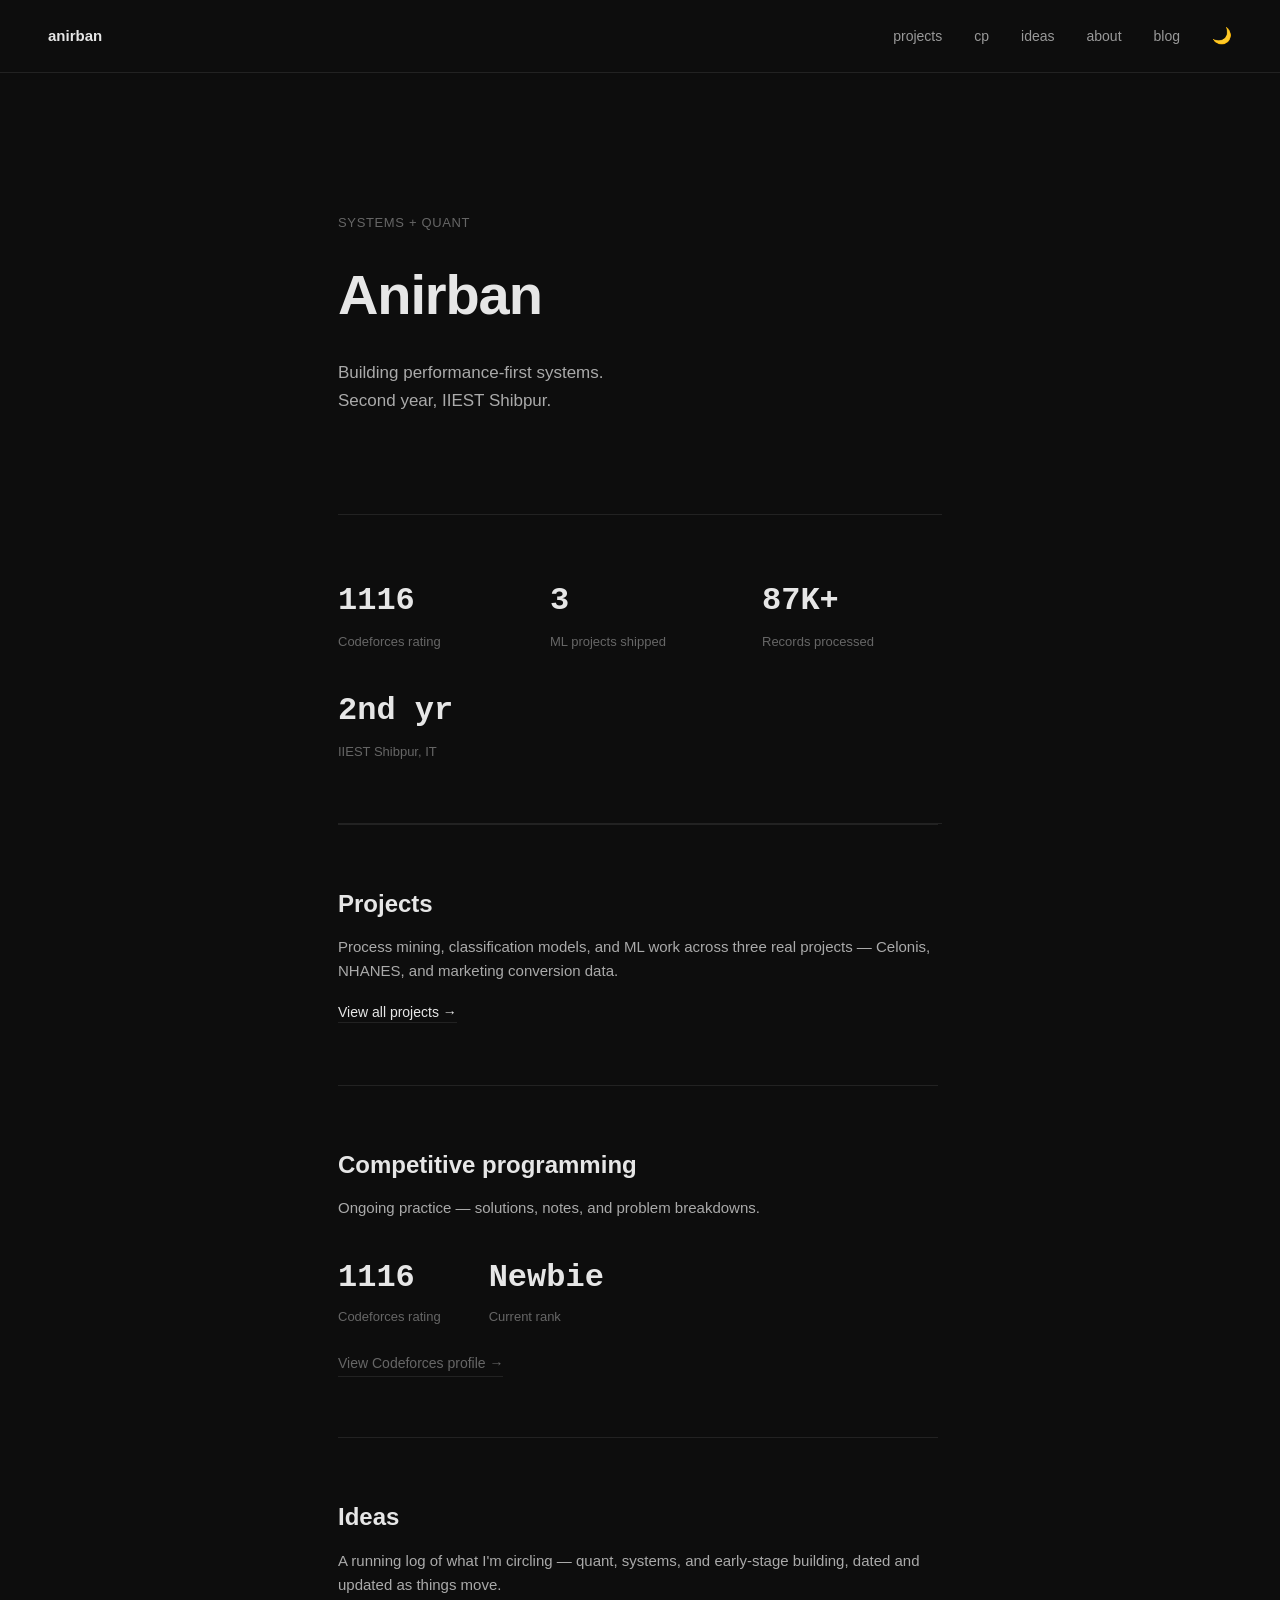
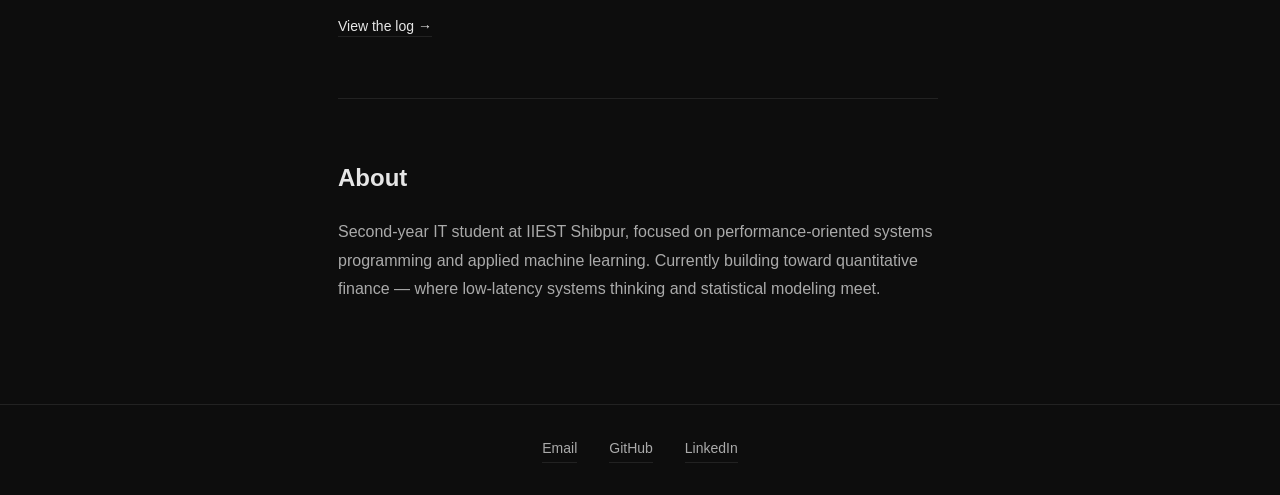
<file: index.html>
<!DOCTYPE html>
<html lang="en">

<head>
    <meta charset="UTF-8">
    <meta name="viewport" content="width=device-width, initial-scale=1.0">
    <title>Anirban</title>
    <link rel="stylesheet" href="style.css">
</head>

<body>

    <header>
        <nav>
            <a href="index.html" class="logo">anirban</a>
            <div class="nav-links">
                <a href="projects.html">projects</a>
                <a href="#cp">cp</a>
                <a href="ideas.html">ideas</a>
                <a href="#about">about</a>
                <a href="blog.html">blog</a>
                <button id="theme-toggle" class="theme-toggle" aria-label="Toggle theme">🌙</button>
            </div>
        </nav>
    </header>

    <main>
        <section class="hero reveal">
            <p class="eyebrow">systems + quant</p>
            <h1>Anirban</h1>
            <p class="sub">Building performance-first systems.<br>Second year, IIEST Shibpur.</p>
        </section>

        <section class="highlights reveal">
            <div class="highlight-grid">
                <div class="highlight">
                    <div class="highlight-num">1116</div>
                    <div class="highlight-label">Codeforces rating</div>
                </div>
                <div class="highlight">
                    <div class="highlight-num">3</div>
                    <div class="highlight-label">ML projects shipped</div>
                </div>
                <div class="highlight">
                    <div class="highlight-num">87K+</div>
                    <div class="highlight-label">Records processed</div>
                </div>
                <div class="highlight">
                    <div class="highlight-num">2nd yr</div>
                    <div class="highlight-label">IIEST Shibpur, IT</div>
                </div>
            </div>
        </section>

        <section class="teaser reveal">
            <h2>Projects</h2>
            <p class="teaser-text">Process mining, classification models, and ML work across three real projects —
                Celonis, NHANES, and marketing conversion data.</p>
            <a href="projects.html" class="teaser-link">View all projects →</a>
        </section>

        <section class="cp reveal" id="cp">
            <h2>Competitive programming</h2>
            <p class="cp-intro">Ongoing practice — solutions, notes, and problem breakdowns.</p>
            <div class="cp-stats">
                <div class="stat"><span class="stat-num">1116</span><span class="stat-label">Codeforces rating</span>
                </div>
                <div class="stat"><span class="stat-num">Newbie</span><span class="stat-label">Current rank</span></div>
            </div>
            <a href="https://codeforces.com/profile/Anirban9372" target="_blank" class="cf-link">View Codeforces profile
                →</a>
        </section>

        <section class="teaser reveal">
            <h2>Ideas</h2>
            <p class="teaser-text">A running log of what I'm circling — quant, systems, and early-stage building, dated
                and updated as things move.</p>
            <a href="ideas.html" class="teaser-link">View the log →</a>
        </section>

        <section class="about reveal" id="about">
            <h2>About</h2>
            <p>
                Second-year IT student at IIEST Shibpur, focused on performance-oriented
                systems programming and applied machine learning. Currently building
                toward quantitative finance — where low-latency systems thinking and
                statistical modeling meet.
            </p>
        </section>
    </main>

    <footer>
        <a href="mailto:rkmv9372@gmail.com">Email</a>
        <a href="https://github.com/Anirban9372" target="_blank">GitHub</a>
        <a href="https://linkedin.com/in/Anirban-Pal-9b98421b2" target="_blank">LinkedIn</a>
    </footer>

    <script src="script.js"></script>
</body>

</html>
</file>
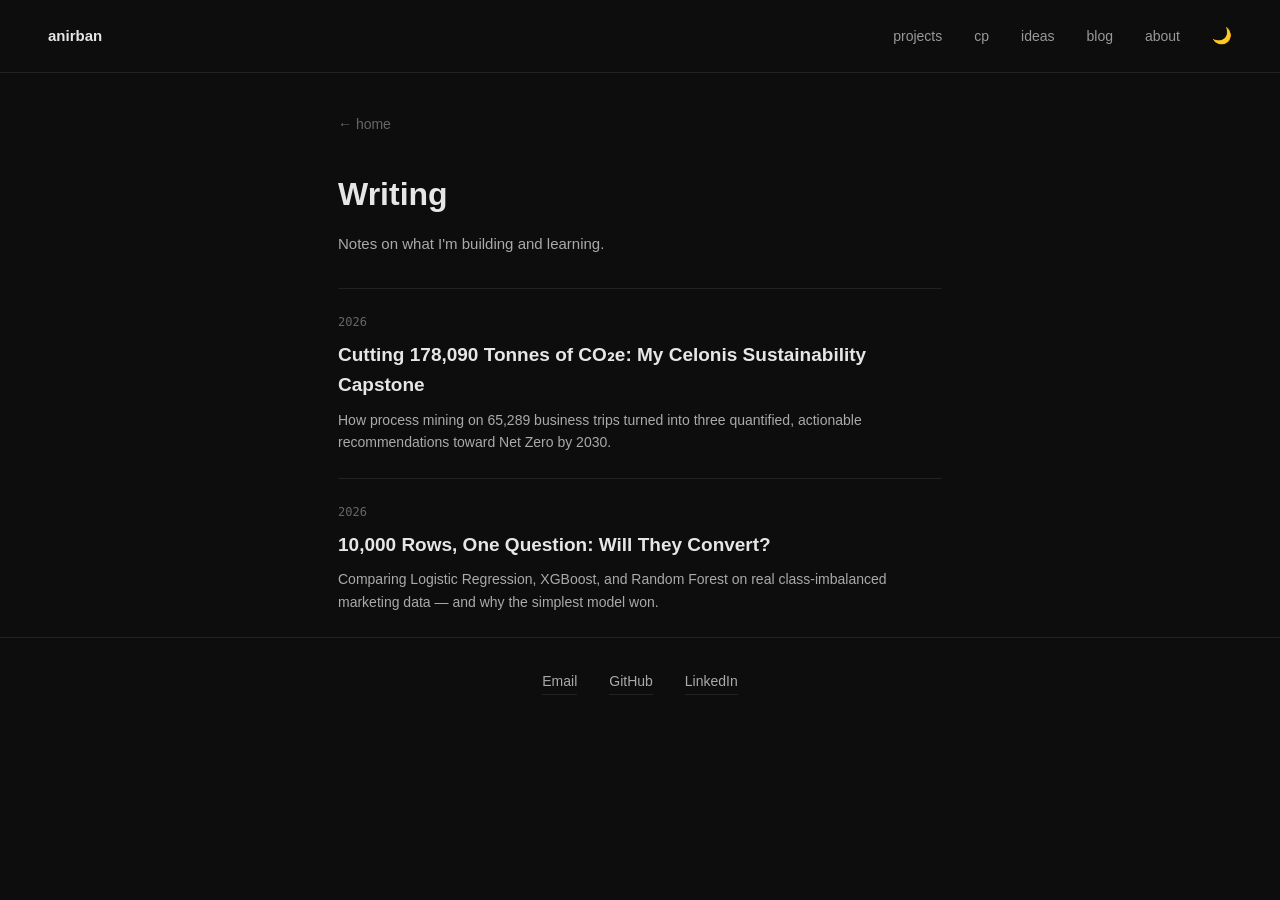
<file: blog.html>
<!DOCTYPE html>
<html lang="en">

<head>
    <meta charset="UTF-8">
    <meta name="viewport" content="width=device-width, initial-scale=1.0">
    <title>Anirban — Blog</title>
    <link rel="stylesheet" href="style.css">
</head>

<body>

    <header>
        <nav>
            <a href="index.html" class="logo">anirban</a>
            <div class="nav-links">
                <a href="projects.html">projects</a>
                <a href="index.html#cp">cp</a>
                <a href="ideas.html">ideas</a>
                <a href="blog.html">blog</a>
                <a href="index.html#about">about</a>
                <button id="theme-toggle" class="theme-toggle" aria-label="Toggle theme">🌙</button>
            </div>
        </nav>
    </header>

    <main>
        <a href="index.html" class="back-link">← home</a>
        <section class="blog-list reveal">
            <h1>Writing</h1>
            <p class="ideas-intro">Notes on what I'm building and learning.</p>

            <a class="post-preview reveal" href="post-decarbonizing-travel.html">
                <p class="card-date">2026</p>
                <h3>Cutting 178,090 Tonnes of CO₂e: My Celonis Sustainability Capstone</h3>
                <p>How process mining on 65,289 business trips turned into three quantified, actionable recommendations
                    toward Net Zero by 2030.</p>
            </a>

            <a class="post-preview reveal" href="post-conversion-prediction.html">
                <p class="card-date">2026</p>
                <h3>10,000 Rows, One Question: Will They Convert?</h3>
                <p>Comparing Logistic Regression, XGBoost, and Random Forest on real class-imbalanced marketing data —
                    and why the simplest model won.</p>
            </a>
        </section>
    </main>

    <footer>
        <a href="mailto:rkmv9372@gmail.com">Email</a>
        <a href="https://github.com/Anirban9372" target="_blank">GitHub</a>
        <a href="https://linkedin.com/in/Anirban-Pal-9b98421b2" target="_blank">LinkedIn</a>
    </footer>

    <script src="script.js"></script>
</body>

</html>
</file>
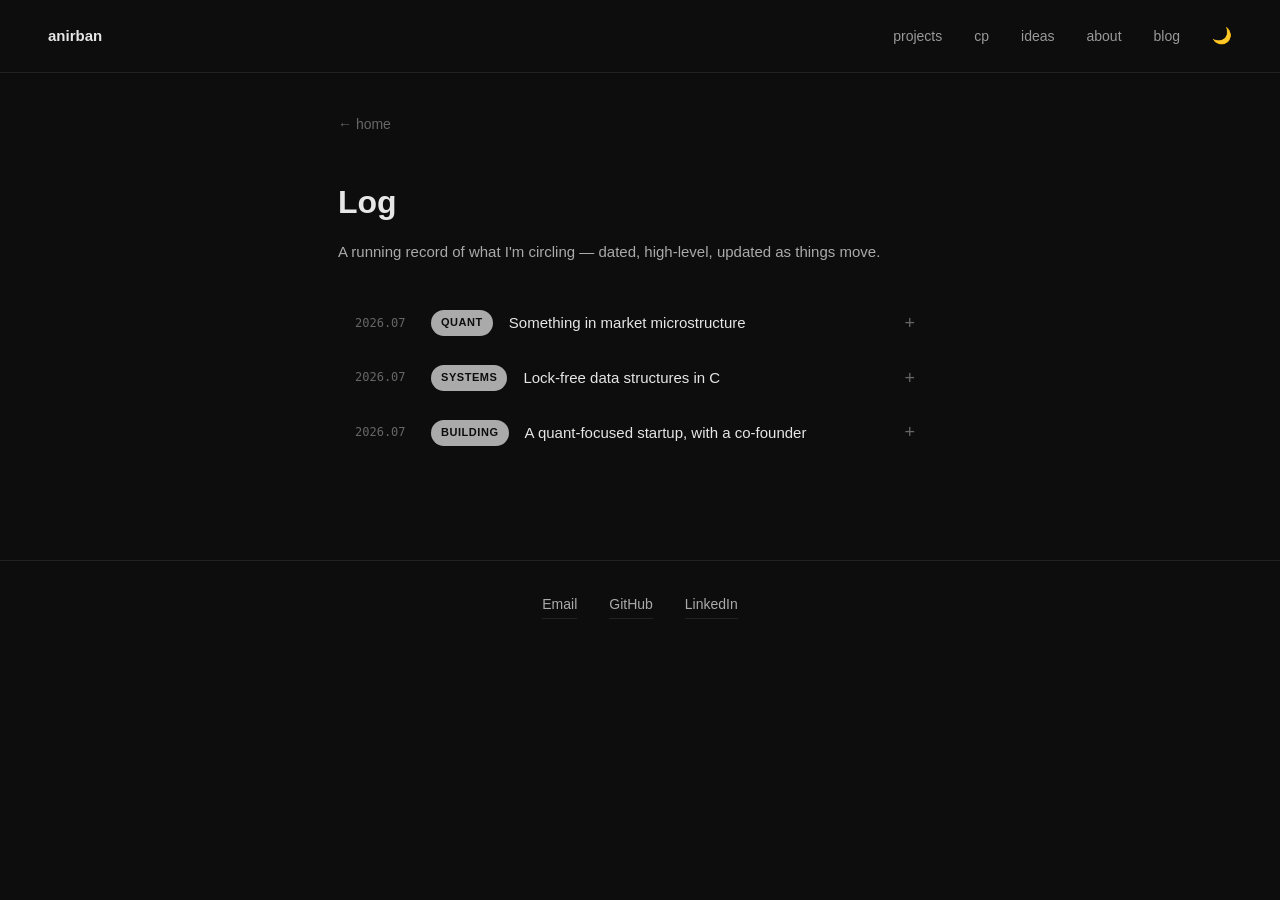
<file: ideas.html>
<!DOCTYPE html>
<html lang="en">

<head>
    <meta charset="UTF-8">
    <meta name="viewport" content="width=device-width, initial-scale=1.0">
    <title>Anirban — Log</title>
    <link rel="stylesheet" href="style.css">
</head>

<body>

    <header>
        <nav>
            <a href="index.html" class="logo">anirban</a>
            <div class="nav-links">
                <a href="projects.html">projects</a>
                <a href="index.html#cp">cp</a>
                <a href="ideas.html">ideas</a>
                <a href="index.html#about">about</a>
                <a href="blog.html">blog</a>
                <button id="theme-toggle" class="theme-toggle" aria-label="Toggle theme">🌙</button>
            </div>
        </nav>
    </header>

    <main>
        <a href="index.html" class="back-link">← home</a>
        <section class="ideas reveal">
            <h1>Log</h1>
            <p class="ideas-intro">A running record of what I'm circling — dated, high-level, updated as things move.
            </p>

            <div class="idea-list">
                <div class="idea reveal">
                    <div class="idea-head">
                        <span class="idea-date">2026.07</span>
                        <span class="idea-tag">quant</span>
                        <span class="idea-text">Something in market microstructure</span>
                        <span class="idea-arrow">+</span>
                    </div>
                    <div class="idea-detail">
                        <div class="stage-tracker">
                            <span class="stage-node current">researching</span>
                            <span class="stage-sep">→</span>
                            <span class="stage-node">building</span>
                            <span class="stage-sep">→</span>
                            <span class="stage-node">shipped</span>
                        </div>
                        <p class="idea-detail-text">Reading into order-book dynamics and price formation. No concrete
                            build yet — still forming the actual question worth building around.</p>
                        <a class="collab-link"
                            href="mailto:rkmv9372@gmail.com?subject=Idea%3A%20Market%20microstructure&body=Hey%20Anirban%2C%20saw%20your%20log%20entry%20on%20market%20microstructure%20%E2%80%94%20wanted%20to%20talk%20about...">Interested
                            in this? →</a>
                    </div>
                </div>

                <div class="idea reveal">
                    <div class="idea-head">
                        <span class="idea-date">2026.07</span>
                        <span class="idea-tag">systems</span>
                        <span class="idea-text">Lock-free data structures in C</span>
                        <span class="idea-arrow">+</span>
                    </div>
                    <div class="idea-detail">
                        <div class="stage-tracker">
                            <span class="stage-node">researching</span>
                            <span class="stage-sep">→</span>
                            <span class="stage-node current">building</span>
                            <span class="stage-sep">→</span>
                            <span class="stage-node">shipped</span>
                        </div>
                        <p class="idea-detail-text">Implementing basic lock-free queues using atomics, benchmarking
                            against mutex-based versions to build real intuition for concurrent systems.</p>
                        <a class="collab-link"
                            href="mailto:rkmv9372@gmail.com?subject=Idea%3A%20Market%20microstructure&body=Hey%20Anirban%2C%20saw%20your%20log%20entry%20on%20market%20microstructure%20%E2%80%94%20wanted%20to%20talk%20about...">Interested
                            in this? →</a>
                    </div>
                </div>


                <div class="idea reveal">
                    <div class="idea-head">
                        <span class="idea-date">2026.07</span>
                        <span class="idea-tag">building</span>
                        <span class="idea-text">A quant-focused startup, with a co-founder</span>
                        <span class="idea-arrow">+</span>
                    </div>
                    <div class="idea-detail">
                        <div class="stage-tracker">
                            <span class="stage-node current">pre-launch</span>
                            <span class="stage-sep">→</span>
                            <span class="stage-node">building</span>
                            <span class="stage-sep">→</span>
                            <span class="stage-node">launched</span>
                        </div>
                        <p class="idea-detail-text">Aligning on scope with my co-founder before writing any code. More
                            to share once there's something real to show.</p>
                        <a class="collab-link"
                            href="mailto:rkmv9372@gmail.com?subject=Idea%3A%20Market%20microstructure&body=Hey%20Anirban%2C%20saw%20your%20log%20entry%20on%20market%20microstructure%20%E2%80%94%20wanted%20to%20talk%20about...">Interested
                            in this? →</a>
                    </div>
                </div>
            </div>
        </section>
    </main>

    <footer>
        <a href="mailto:rkmv9372@gmail.com">Email</a>
        <a href="https://github.com/Anirban9372" target="_blank">GitHub</a>
        <a href="https://linkedin.com/in/Anirban-Pal-9b98421b2" target="_blank">LinkedIn</a>
    </footer>

    <script src="script.js"></script>
</body>

</html>
</file>
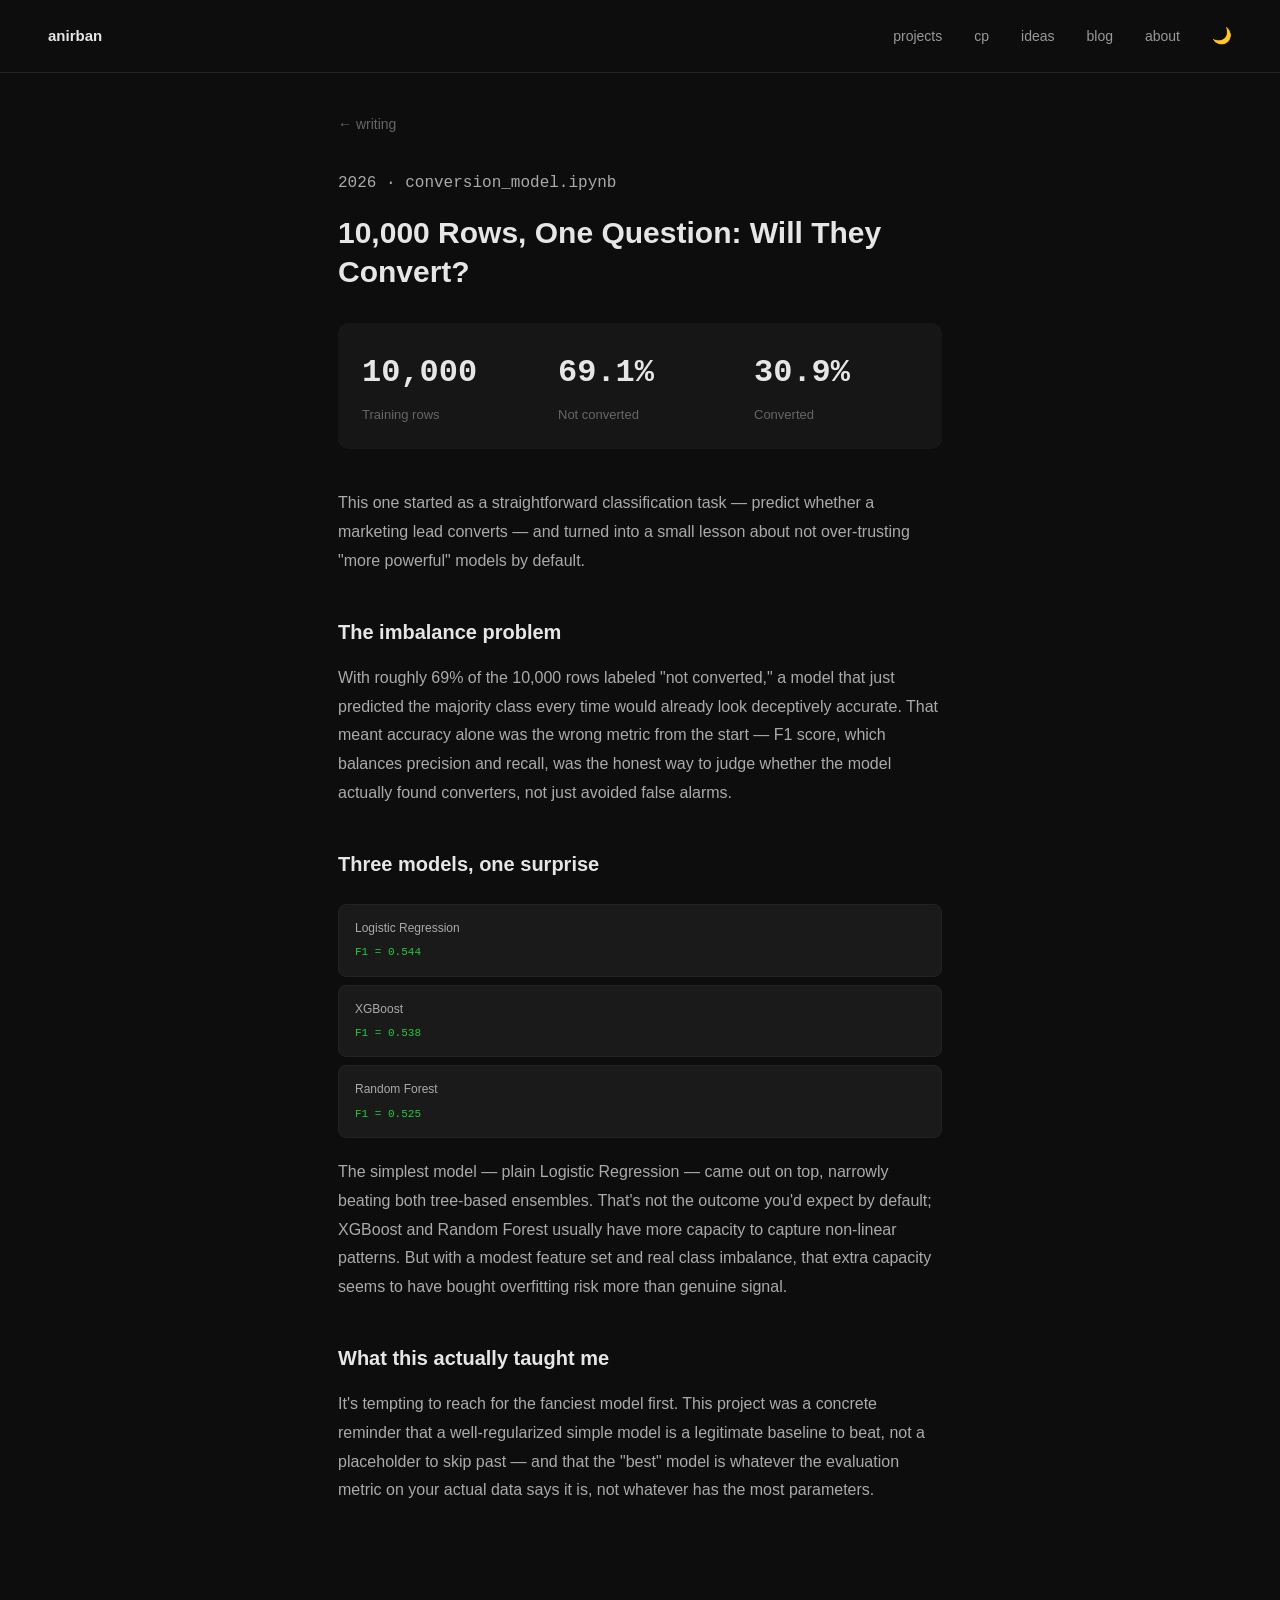
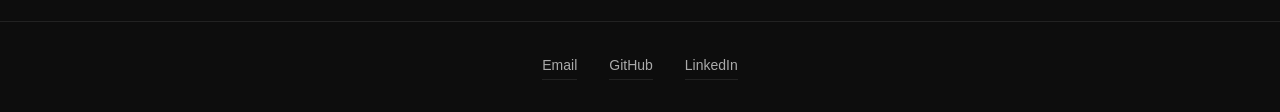
<file: post-conversion-prediction.html>
<!DOCTYPE html>
<html lang="en">

<head>
    <meta charset="UTF-8">
    <meta name="viewport" content="width=device-width, initial-scale=1.0">
    <title>Anirban — Conversion Prediction</title>
    <link rel="stylesheet" href="style.css">
</head>

<body>

    <header>
        <nav>
            <a href="index.html" class="logo">anirban</a>
            <div class="nav-links">
                <a href="projects.html">projects</a>
                <a href="index.html#cp">cp</a>
                <a href="ideas.html">ideas</a>
                <a href="blog.html">blog</a>
                <a href="index.html#about">about</a>
                <button id="theme-toggle" class="theme-toggle" aria-label="Toggle theme">🌙</button>
            </div>
        </nav>
    </header>

    <main>
        <a href="blog.html" class="back-link">← writing</a>
        <article class="post reveal">
            <p class="card-date">2026 · conversion_model.ipynb</p>
            <h1>10,000 Rows, One Question: Will They Convert?</h1>

            <div class="highlight-grid post-stats">
                <div class="highlight">
                    <div class="highlight-num">10,000</div>
                    <div class="highlight-label">Training rows</div>
                </div>
                <div class="highlight">
                    <div class="highlight-num">69.1%</div>
                    <div class="highlight-label">Not converted</div>
                </div>
                <div class="highlight">
                    <div class="highlight-num">30.9%</div>
                    <div class="highlight-label">Converted</div>
                </div>
            </div>

            <p>This one started as a straightforward classification task — predict whether a marketing lead converts —
                and turned into a small lesson about not over-trusting "more powerful" models by default.</p>

            <h2>The imbalance problem</h2>
            <p>With roughly 69% of the 10,000 rows labeled "not converted," a model that just predicted the majority
                class every time would already look deceptively accurate. That meant accuracy alone was the wrong metric
                from the start — F1 score, which balances precision and recall, was the honest way to judge whether the
                model actually found converters, not just avoided false alarms.</p>

            <h2>Three models, one surprise</h2>
            <div class="flow post-flow">
                <div class="flow-node">Logistic Regression<br><span class="flow-impact">F1 = 0.544</span></div>
                <div class="flow-node">XGBoost<br><span class="flow-impact">F1 = 0.538</span></div>
                <div class="flow-node">Random Forest<br><span class="flow-impact">F1 = 0.525</span></div>
            </div>
            <p>The simplest model — plain Logistic Regression — came out on top, narrowly beating both tree-based
                ensembles. That's not the outcome you'd expect by default; XGBoost and Random Forest usually have more
                capacity to capture non-linear patterns. But with a modest feature set and real class imbalance, that
                extra capacity seems to have bought overfitting risk more than genuine signal.</p>

            <h2>What this actually taught me</h2>
            <p>It's tempting to reach for the fanciest model first. This project was a concrete reminder that a
                well-regularized simple model is a legitimate baseline to beat, not a placeholder to skip past — and
                that the "best" model is whatever the evaluation metric on your actual data says it is, not whatever has
                the most parameters.</p>
        </article>
    </main>

    <footer>
        <a href="mailto:rkmv9372@gmail.com">Email</a>
        <a href="https://github.com/Anirban9372" target="_blank">GitHub</a>
        <a href="https://linkedin.com/in/Anirban-Pal-9b98421b2" target="_blank">LinkedIn</a>
    </footer>

    <script src="script.js"></script>
</body>

</html>
</file>
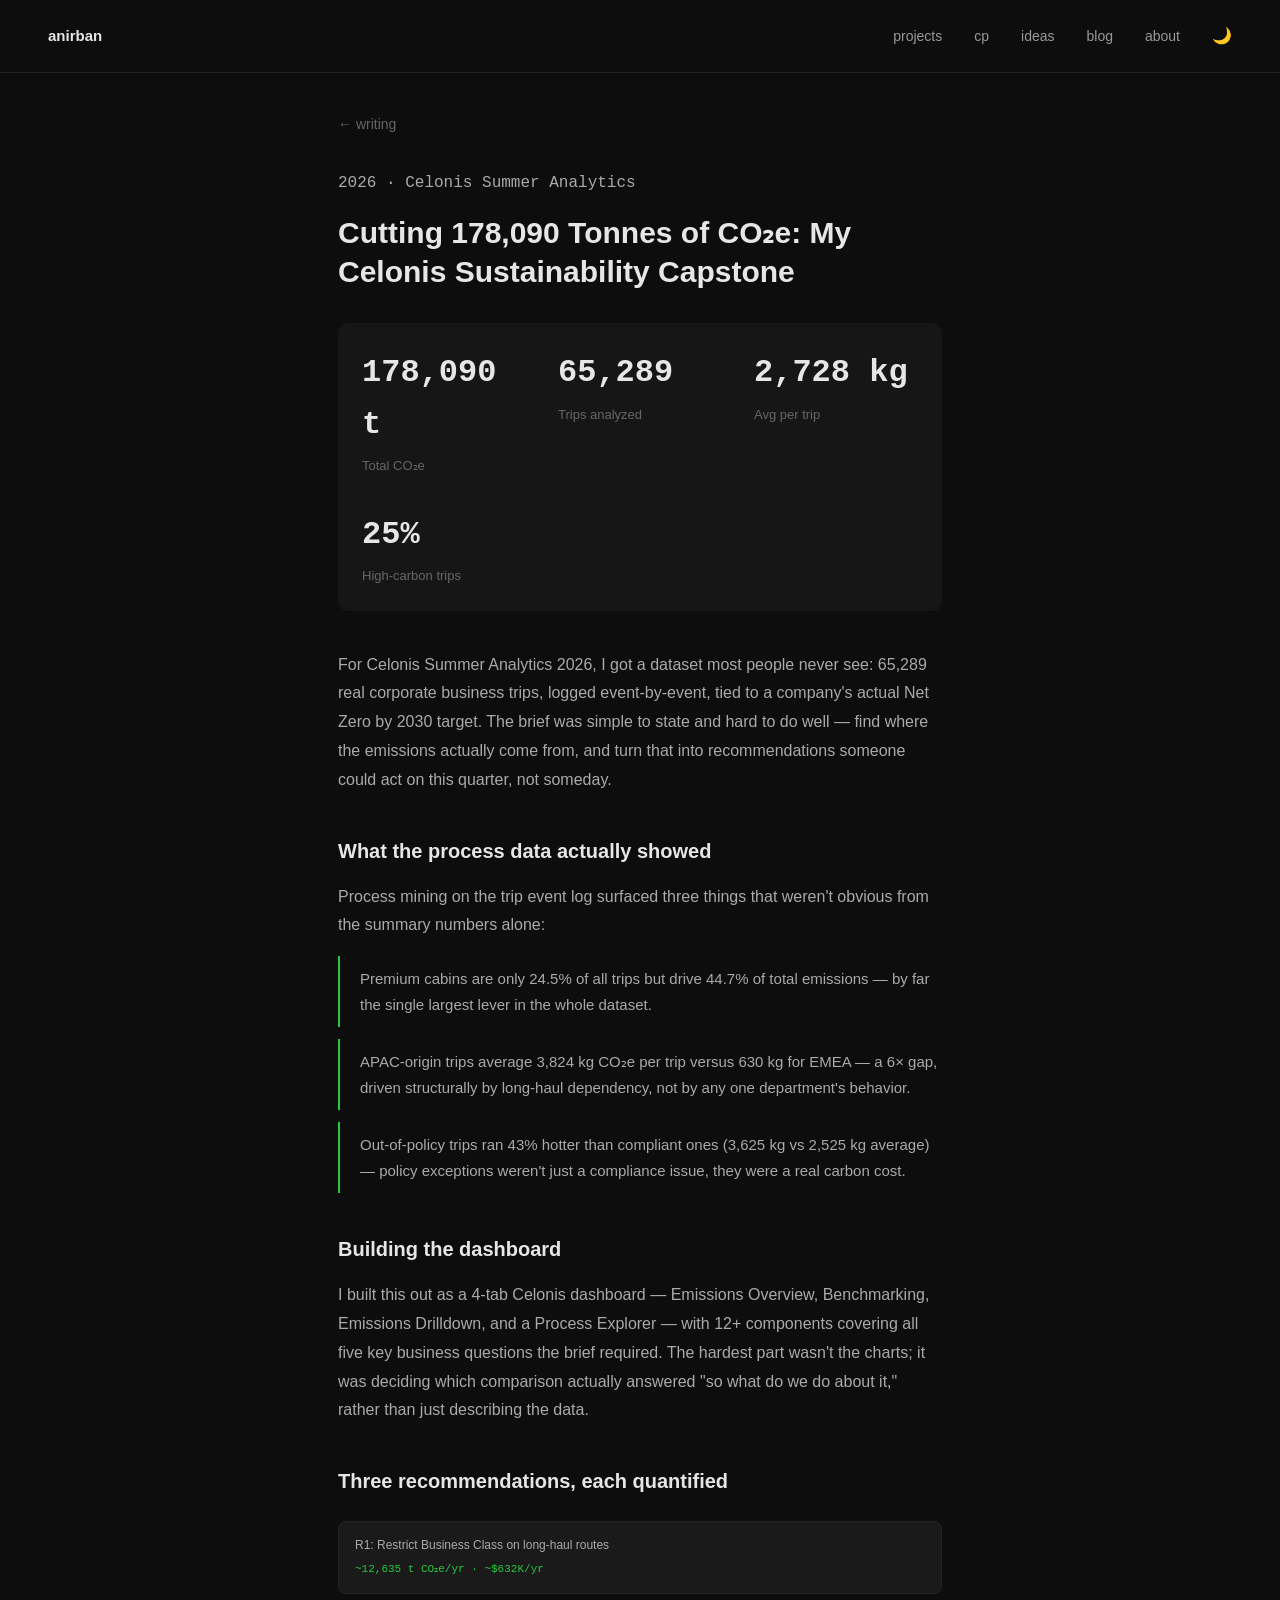
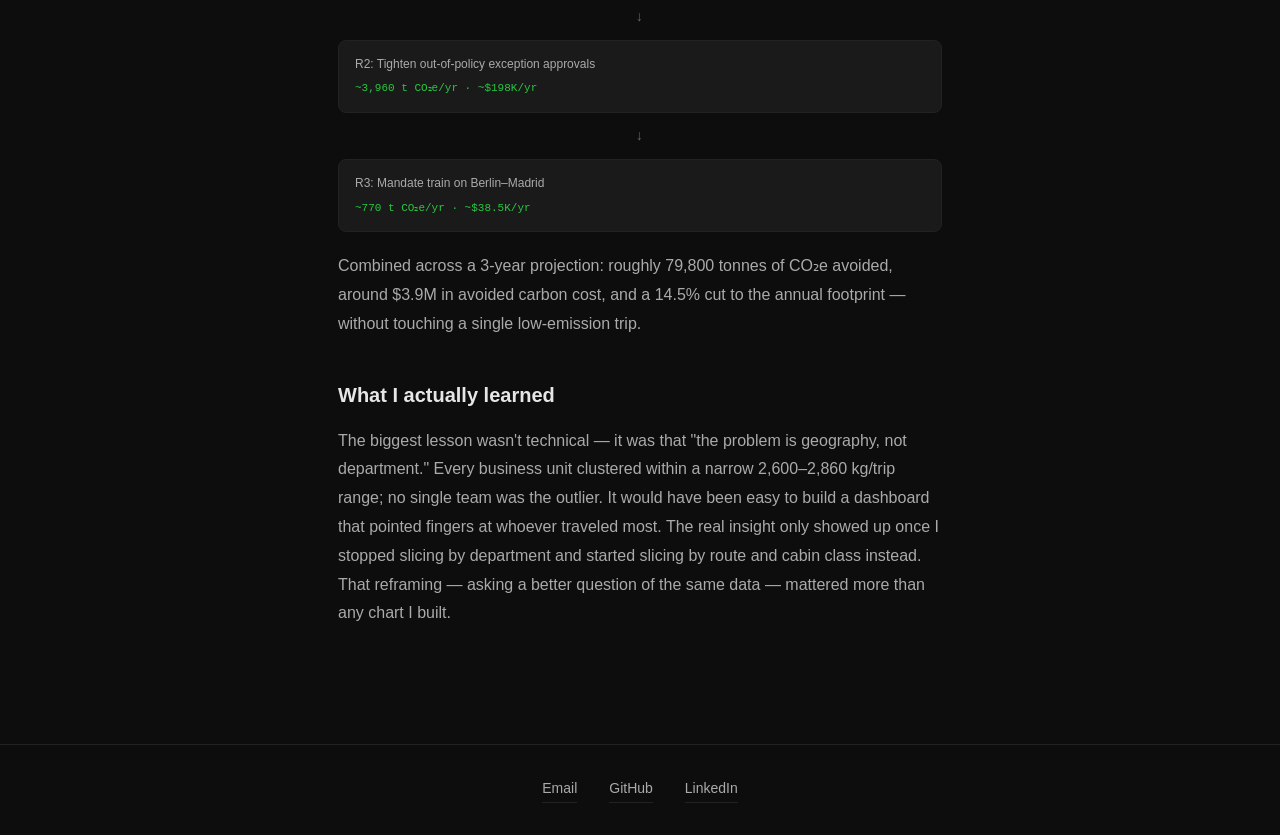
<file: post-decarbonizing-travel.html>
<!DOCTYPE html>
<html lang="en">

<head>
    <meta charset="UTF-8">
    <meta name="viewport" content="width=device-width, initial-scale=1.0">
    <title>Anirban — Decarbonizing Travel</title>
    <link rel="stylesheet" href="style.css">
</head>

<body>

    <header>
        <nav>
            <a href="index.html" class="logo">anirban</a>
            <div class="nav-links">
                <a href="projects.html">projects</a>
                <a href="index.html#cp">cp</a>
                <a href="ideas.html">ideas</a>
                <a href="blog.html">blog</a>
                <a href="index.html#about">about</a>
                <button id="theme-toggle" class="theme-toggle" aria-label="Toggle theme">🌙</button>
            </div>
        </nav>
    </header>

    <main>
        <a href="blog.html" class="back-link">← writing</a>
        <article class="post reveal">
            <p class="card-date">2026 · Celonis Summer Analytics</p>
            <h1>Cutting 178,090 Tonnes of CO₂e: My Celonis Sustainability Capstone</h1>

            <div class="highlight-grid post-stats">
                <div class="highlight">
                    <div class="highlight-num">178,090 t</div>
                    <div class="highlight-label">Total CO₂e</div>
                </div>
                <div class="highlight">
                    <div class="highlight-num">65,289</div>
                    <div class="highlight-label">Trips analyzed</div>
                </div>
                <div class="highlight">
                    <div class="highlight-num">2,728 kg</div>
                    <div class="highlight-label">Avg per trip</div>
                </div>
                <div class="highlight">
                    <div class="highlight-num">25%</div>
                    <div class="highlight-label">High-carbon trips</div>
                </div>
            </div>

            <p>For Celonis Summer Analytics 2026, I got a dataset most people never see: 65,289 real corporate business
                trips, logged event-by-event, tied to a company's actual Net Zero by 2030 target. The brief was simple
                to state and hard to do well — find where the emissions actually come from, and turn that into
                recommendations someone could act on this quarter, not someday.</p>

            <h2>What the process data actually showed</h2>
            <p>Process mining on the trip event log surfaced three things that weren't obvious from the summary numbers
                alone:</p>
            <ul class="insight-list">
                <li>Premium cabins are only 24.5% of all trips but drive 44.7% of total emissions — by far the single
                    largest lever in the whole dataset.</li>
                <li>APAC-origin trips average 3,824 kg CO₂e per trip versus 630 kg for EMEA — a 6× gap, driven
                    structurally by long-haul dependency, not by any one department's behavior.</li>
                <li>Out-of-policy trips ran 43% hotter than compliant ones (3,625 kg vs 2,525 kg average) — policy
                    exceptions weren't just a compliance issue, they were a real carbon cost.</li>
            </ul>

            <h2>Building the dashboard</h2>
            <p>I built this out as a 4-tab Celonis dashboard — Emissions Overview, Benchmarking, Emissions Drilldown,
                and a Process Explorer — with 12+ components covering all five key business questions the brief
                required. The hardest part wasn't the charts; it was deciding which comparison actually answered "so
                what do we do about it," rather than just describing the data.</p>

            <h2>Three recommendations, each quantified</h2>
            <div class="flow post-flow">
                <div class="flow-node">R1: Restrict Business Class on long-haul routes<br><span
                        class="flow-impact">~12,635 t CO₂e/yr · ~$632K/yr</span></div>
                <span class="flow-arrow">→</span>
                <div class="flow-node">R2: Tighten out-of-policy exception approvals<br><span class="flow-impact">~3,960
                        t CO₂e/yr · ~$198K/yr</span></div>
                <span class="flow-arrow">→</span>
                <div class="flow-node">R3: Mandate train on Berlin–Madrid<br><span class="flow-impact">~770 t CO₂e/yr ·
                        ~$38.5K/yr</span></div>
            </div>
            <p>Combined across a 3-year projection: roughly 79,800 tonnes of CO₂e avoided, around $3.9M in avoided
                carbon cost, and a 14.5% cut to the annual footprint — without touching a single low-emission trip.</p>

            <h2>What I actually learned</h2>
            <p>The biggest lesson wasn't technical — it was that "the problem is geography, not department." Every
                business unit clustered within a narrow 2,600–2,860 kg/trip range; no single team was the outlier. It
                would have been easy to build a dashboard that pointed fingers at whoever traveled most. The real
                insight only showed up once I stopped slicing by department and started slicing by route and cabin class
                instead. That reframing — asking a better question of the same data — mattered more than any chart I
                built.</p>
        </article>
    </main>

    <footer>
        <a href="mailto:rkmv9372@gmail.com">Email</a>
        <a href="https://github.com/Anirban9372" target="_blank">GitHub</a>
        <a href="https://linkedin.com/in/Anirban-Pal-9b98421b2" target="_blank">LinkedIn</a>
    </footer>

    <script src="script.js"></script>
</body>

</html>
</file>
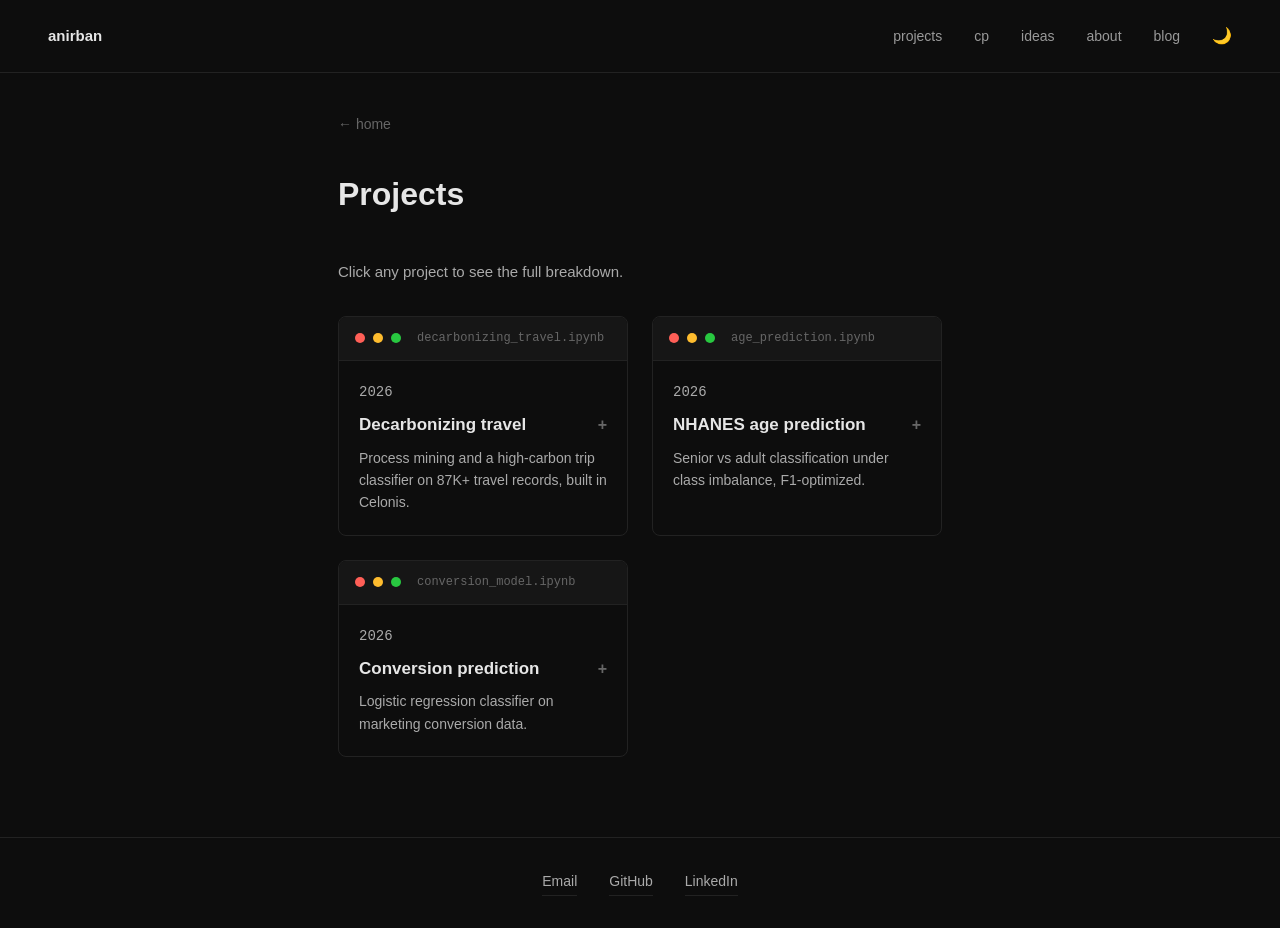
<file: projects.html>
<!DOCTYPE html>
<html lang="en">

<head>
    <meta charset="UTF-8">
    <meta name="viewport" content="width=device-width, initial-scale=1.0">
    <title>Anirban — Projects</title>
    <link rel="stylesheet" href="style.css">
</head>

<body>

    <header>
        <nav>
            <a href="index.html" class="logo">anirban</a>
            <div class="nav-links">
                <a href="projects.html">projects</a>
                <a href="index.html#cp">cp</a>
                <a href="ideas.html">ideas</a>
                <a href="index.html#about">about</a>
                <a href="blog.html">blog</a>
                <button id="theme-toggle" class="theme-toggle" aria-label="Toggle theme">🌙</button>
            </div>
        </nav>
    </header>

    <main>
        <a href="index.html" class="back-link">← home</a>
        <section class="projects reveal">
            <h1>Projects</h1>
            <p class="ideas-intro">Click any project to see the full breakdown.</p>

            <div class="project-grid">

                <div class="project-card reveal">
                    <div class="card-bar">
                        <span class="dot red"></span><span class="dot yellow"></span><span class="dot green"></span>
                        <span class="filename">decarbonizing_travel.ipynb</span>
                    </div>
                    <div class="card-body">
                        <p class="card-date">2026</p>
                        <h3>Decarbonizing travel <span class="card-arrow">+</span></h3>
                        <p>Process mining and a high-carbon trip classifier on 87K+ travel records, built in Celonis.
                        </p>
                    </div>
                    <div class="card-detail">
                        <div class="card-stats">
                            <div class="card-stat">
                                <div class="card-stat-num">87K+</div>
                                <div class="card-stat-label">Trip records</div>
                            </div>
                            <div class="card-stat">
                                <div class="card-stat-num">4</div>
                                <div class="card-stat-label">Dashboard tabs</div>
                            </div>
                            <div class="card-stat">
                                <div class="card-stat-num">12+</div>
                                <div class="card-stat-label">Components</div>
                            </div>
                        </div>
                        <div class="flow">
                            <div class="flow-node">Raw trip data</div>
                            <span class="flow-arrow">→</span>
                            <div class="flow-node">Celonis process mining</div>
                            <span class="flow-arrow">→</span>
                            <div class="flow-node">4-tab dashboard</div>
                            <span class="flow-arrow">→</span>
                            <div class="flow-node">High-carbon classifier</div>
                        </div>
                        <p class="card-detail-text">Built a 4-tab dashboard (Emissions Overview, Benchmarking, Emissions
                            Drilldown, Process Explorer) covering all key business questions, plus a supporting
                            classifier flagging high-carbon trips for intervention.</p>
                    </div>
                </div>

                <div class="project-card reveal">
                    <div class="card-bar">
                        <span class="dot red"></span><span class="dot yellow"></span><span class="dot green"></span>
                        <span class="filename">age_prediction.ipynb</span>
                    </div>
                    <div class="card-body">
                        <p class="card-date">2026</p>
                        <h3>NHANES age prediction <span class="card-arrow">+</span></h3>
                        <p>Senior vs adult classification under class imbalance, F1-optimized.</p>
                    </div>
                    <div class="card-detail">
                        <div class="card-stats">
                            <div class="card-stat">
                                <div class="card-stat-num">1,952</div>
                                <div class="card-stat-label">Training rows</div>
                            </div>
                            <div class="card-stat">
                                <div class="card-stat-num">19</div>
                                <div class="card-stat-label">Engineered features</div>
                            </div>
                            <div class="card-stat">
                                <div class="card-stat-num">3</div>
                                <div class="card-stat-label">Models ensembled</div>
                            </div>
                        </div>
                        <div class="flow">
                            <div class="flow-node">NHANES raw data</div>
                            <span class="flow-arrow">→</span>
                            <div class="flow-node">Feature engineering</div>
                            <span class="flow-arrow">→</span>
                            <div class="flow-node">3-model ensemble (OOF)</div>
                            <span class="flow-arrow">→</span>
                            <div class="flow-node">Threshold tuning</div>
                        </div>
                        <p class="card-detail-text">Engineered features from glucose, BMI, and insulin markers, then
                            trained an ensemble of XGBoost, logistic regression, and Gaussian Naive Bayes using
                            out-of-fold predictions with a tuned decision threshold.</p>
                    </div>
                </div>

                <div class="project-card reveal">
                    <div class="card-bar">
                        <span class="dot red"></span><span class="dot yellow"></span><span class="dot green"></span>
                        <span class="filename">conversion_model.ipynb</span>
                    </div>
                    <div class="card-body">
                        <p class="card-date">2026</p>
                        <h3>Conversion prediction <span class="card-arrow">+</span></h3>
                        <p>Logistic regression classifier on marketing conversion data.</p>
                    </div>
                    <div class="card-detail">
                        <div class="card-stats">
                            <div class="card-stat">
                                <div class="card-stat-num">10,000</div>
                                <div class="card-stat-label">Training rows</div>
                            </div>
                            <div class="card-stat">
                                <div class="card-stat-num">69.1%</div>
                                <div class="card-stat-label">Not converted</div>
                            </div>
                            <div class="card-stat">
                                <div class="card-stat-num">30.9%</div>
                                <div class="card-stat-label">Converted</div>
                            </div>
                        </div>
                        <div class="chart-row">
                            <span class="chart-label">Logistic Regression</span>
                            <div class="chart-bar-wrap">
                                <div class="chart-bar" style="width: 54.4%;"></div>
                            </div>
                            <span class="chart-value">0.544</span>
                        </div>
                        <div class="chart-row">
                            <span class="chart-label">XGBoost</span>
                            <div class="chart-bar-wrap">
                                <div class="chart-bar" style="width: 53.8%;"></div>
                            </div>
                            <span class="chart-value">0.538</span>
                        </div>
                        <div class="chart-row">
                            <span class="chart-label">Random Forest</span>
                            <div class="chart-bar-wrap">
                                <div class="chart-bar" style="width: 52.5%;"></div>
                            </div>
                            <span class="chart-value">0.525</span>
                        </div>
                    </div>
                </div>

            </div>
        </section>
    </main>

    <footer>
        <a href="mailto:rkmv9372@gmail.com">Email</a>
        <a href="https://github.com/Anirban9372" target="_blank">GitHub</a>
        <a href="https://linkedin.com/in/Anirban-Pal-9b98421b2" target="_blank">LinkedIn</a>
    </footer>

    <script src="script.js"></script>
</body>

</html>
</file>
<file: style.css>
:root {
    --bg: #0d0d0d;
    --text-primary: #e6e6e6;
    --text-secondary: #aaa;
    --text-muted: #999;
    --text-faint: #666;
    --border: #222;
    --surface: #161616;
    --surface-2: #1a1a1a;
    --accent: #28c840;
    --ideas-bg: #0a0f0a;
}

html[data-theme="light"] {
    --bg: #f7f7f5;
    --text-primary: #16181c;
    --text-secondary: #444;
    --text-muted: #666;
    --text-faint: #888;
    --border: #e2e2e0;
    --surface: #eeeeec;
    --surface-2: #e8e8e5;
    --accent: #1a9c3a;
    --ideas-bg: #eef5ee;
}

* {
    margin: 0;
    padding: 0;
    box-sizing: border-box;
}

html {
    scroll-behavior: smooth;
}

body {
    background-color: var(--bg);
    color: var(--text-primary);
    font-family: -apple-system, "Segoe UI", sans-serif;
    line-height: 1.6;
    transition: background-color 0.2s, color 0.2s;
}

a {
    color: inherit;
    text-decoration: none;
}

/* Header / nav */

header {
    padding: 24px 48px;
    border-bottom: 1px solid var(--border);
}

nav {
    display: flex;
    justify-content: space-between;
    align-items: center;
}

.logo {
    font-weight: 600;
    font-size: 15px;
}

.nav-links {
    display: flex;
    align-items: center;
    gap: 32px;
}

.nav-links a {
    font-size: 14px;
    color: var(--text-muted);
    transition: color 0.2s;
}

.nav-links a:hover {
    color: var(--text-primary);
}

.theme-toggle {
    background: none;
    border: none;
    font-size: 16px;
    cursor: pointer;
    color: var(--text-muted);
    padding: 0;
}

/* Layout */

main {
    max-width: 700px;
    margin: 0 auto;
    padding: 0 48px;
}

.back-link {
    display: inline-block;
    margin: 40px 0 0;
    font-size: 14px;
    color: var(--text-faint);
}

.back-link:hover {
    color: var(--text-primary);
}

/* Hero */

.hero {
    padding: 140px 0 100px;
}

.eyebrow {
    color: var(--text-faint);
    font-size: 13px;
    letter-spacing: 0.05em;
    text-transform: uppercase;
    margin-bottom: 16px;
}

.hero h1 {
    font-size: 56px;
    font-weight: 700;
    margin-bottom: 20px;
    letter-spacing: -0.02em;
}

.sub {
    font-size: 17px;
    color: var(--text-secondary);
    max-width: 480px;
}

/* Highlights */

.highlights {
    padding: 60px 0;
    border-top: 1px solid var(--border);
    border-bottom: 1px solid var(--border);
}

.highlight-grid {
    display: grid;
    grid-template-columns: repeat(auto-fit, minmax(140px, 1fr));
    gap: 32px;
}

.highlight-num {
    font-size: 32px;
    font-weight: 700;
    font-family: monospace;
}

.highlight-label {
    font-size: 13px;
    color: var(--text-faint);
    margin-top: 6px;
}

/* Teasers (home page previews) */

.teaser {
    padding: 60px 0;
    border-top: 1px solid var(--border);
    max-width: 600px;
}

.teaser h2 {
    font-size: 24px;
    margin-bottom: 12px;
}

.teaser-text {
    color: var(--text-secondary);
    font-size: 15px;
    margin-bottom: 16px;
}

.teaser-link {
    font-size: 14px;
    color: var(--text-primary);
    border-bottom: 1px solid var(--border);
    padding-bottom: 2px;
}

.teaser-link:hover {
    border-color: var(--text-primary);
}

/* Projects (full page) */

.projects h1 {
    font-size: 32px;
    margin: 32px 0 40px;
}

.project-grid {
    display: grid;
    grid-template-columns: repeat(auto-fit, minmax(240px, 1fr));
    gap: 24px;
    padding-bottom: 80px;
}

.project-card {
    border: 1px solid var(--border);
    border-radius: 8px;
    overflow: hidden;
    transition: border-color 0.2s;
}

.project-card:hover {
    border-color: var(--text-faint);
}

.card-bar {
    display: flex;
    align-items: center;
    gap: 8px;
    padding: 12px 16px;
    background: var(--surface);
    border-bottom: 1px solid var(--border);
}

.dot {
    width: 10px;
    height: 10px;
    border-radius: 50%;
}

.dot.red {
    background: #ff5f57;
}

.dot.yellow {
    background: #febc2e;
}

.dot.green {
    background: #28c840;
}

.filename {
    margin-left: 8px;
    font-size: 12px;
    color: var(--text-faint);
    font-family: monospace;
}

.card-body {
    padding: 20px;
}

.card-date {
    font-size: 12px;
    color: var(--text-faint);
    font-family: monospace;
    margin-bottom: 8px;
}

.card-body h3 {
    font-size: 17px;
    margin-bottom: 8px;
}

.card-body p {
    font-size: 14px;
    color: var(--text-secondary);
}

/* CP */

.cp {
    padding: 60px 0;
    border-top: 1px solid var(--border);
    max-width: 600px;
}

.cp h2 {
    font-size: 24px;
    margin-bottom: 12px;
}

.cp-intro {
    color: var(--text-secondary);
    margin-bottom: 32px;
    font-size: 15px;
}

.cp-stats {
    display: flex;
    gap: 48px;
}

.stat {
    display: flex;
    flex-direction: column;
}

.stat-num {
    font-size: 32px;
    font-weight: 700;
    font-family: monospace;
}

.stat-label {
    font-size: 13px;
    color: var(--text-faint);
    margin-top: 4px;
}

.cf-link {
    display: inline-block;
    margin-top: 24px;
    font-size: 14px;
    color: var(--text-faint);
    border-bottom: 1px solid var(--border);
    padding-bottom: 2px;
    transition: color 0.2s;
}

.cf-link:hover {
    color: var(--text-primary);
}

/* About */

.about {
    padding: 60px 0 100px;
    border-top: 1px solid var(--border);
    max-width: 600px;
}

.about h2 {
    font-size: 24px;
    margin-bottom: 20px;
}

.about p {
    color: var(--text-secondary);
    font-size: 16px;
    line-height: 1.8;
}

/* Ideas / Log (full page) */

.ideas {
    padding: 40px 0 100px;
}

.ideas h1 {
    font-size: 32px;
    margin-bottom: 12px;
}

.ideas-intro {
    color: var(--text-secondary);
    margin-bottom: 32px;
    font-size: 15px;
}

.idea {
    border: 1px solid transparent;
    border-radius: 8px;
    padding: 12px 16px;
    cursor: pointer;
    transition: border-color 0.2s, background 0.2s;
}

.idea:hover {
    border-color: var(--border);
    background: var(--surface);
}

.idea-head {
    display: flex;
    align-items: center;
    gap: 16px;
    max-width: 560px;
}

.idea-date {
    font-family: monospace;
    font-size: 12px;
    color: var(--text-faint);
    flex-shrink: 0;
    width: 60px;
}

.idea-tag {
    font-size: 11px;
    text-transform: uppercase;
    letter-spacing: 0.05em;
    color: var(--bg);
    background: var(--text-secondary);
    padding: 4px 10px;
    border-radius: 20px;
    font-weight: 600;
    flex-shrink: 0;
}

.idea-text {
    font-size: 15px;
    color: var(--text-primary);
    flex: 1;
}

.idea-arrow {
    font-size: 18px;
    color: var(--text-faint);
    transition: transform 0.25s;
}

.idea-detail {
    max-height: 0;
    overflow: hidden;
    color: var(--text-secondary);
    font-size: 14px;
    transition: max-height 0.25s ease, padding-top 0.25s ease;
    padding-left: 76px;
}

.idea.expanded .idea-detail {
    max-height: 220px;
    padding-top: 10px;
}

.idea.expanded .idea-arrow {
    transform: rotate(45deg);
}

/* Footer (every page) */

footer {
    display: flex;
    justify-content: center;
    gap: 32px;
    padding: 32px 48px;
    border-top: 1px solid var(--border);
}

footer a {
    font-size: 14px;
    color: var(--text-secondary);
    border-bottom: 1px solid var(--border);
    padding-bottom: 2px;
    transition: color 0.2s, border-color 0.2s;
}

footer a:hover {
    color: var(--text-primary);
    border-color: var(--text-primary);
}

/* Mobile */

@media (max-width: 640px) {
    header {
        padding: 20px 24px;
    }

    .nav-links {
        gap: 16px;
    }

    .nav-links a {
        font-size: 13px;
    }

    main {
        padding: 0 24px;
    }

    footer {
        padding: 24px;
        flex-wrap: wrap;
        gap: 20px;
    }

    .hero {
        padding: 100px 0 60px;
    }

    .hero h1 {
        font-size: 36px;
    }

    .sub {
        font-size: 15px;
    }

    .project-grid {
        grid-template-columns: 1fr;
    }

    .cp-stats {
        gap: 24px;
    }

    .stage-tracker,
    .idea-detail-text,
    .flow {
        padding-left: 24px;
    }

    .highlight-grid {
        grid-template-columns: repeat(2, 1fr);
    }

    .card-stats {
        grid-template-columns: repeat(3, 1fr);
        gap: 6px;
    }

    .card-stat-num {
        font-size: 14px;
    }
}

.project-card {
    cursor: pointer;
}

.card-body h3 {
    display: flex;
    align-items: center;
    justify-content: space-between;
}

.card-arrow {
    font-size: 16px;
    color: var(--text-faint);
    transition: transform 0.25s;
}

.project-card.expanded .card-arrow {
    transform: rotate(45deg);
}

.card-detail {
    max-height: 0;
    overflow: hidden;
    transition: max-height 0.3s ease;
    border-top: 1px solid transparent;
}

.project-card.expanded .card-detail {
    max-height: 650px;
    border-top: 1px solid var(--border);
}

.card-stats {
    display: grid;
    grid-template-columns: repeat(3, 1fr);
    gap: 12px;
    padding: 20px 20px 4px;
}

.card-stat {
    text-align: center;
    padding: 10px 6px;
    background: var(--surface-2);
    border-radius: 8px;
}

.card-stat-num {
    font-size: 16px;
    font-weight: 700;
    font-family: monospace;
}

.card-stat-label {
    font-size: 10px;
    color: var(--text-faint);
    margin-top: 4px;
}

.card-detail-text {
    padding: 12px 20px 20px;
    font-size: 13px;
    color: var(--text-secondary);
    line-height: 1.6;
}

.chart-row {
    display: flex;
    align-items: center;
    gap: 10px;
    padding: 6px 20px;
}

.chart-row:last-child {
    padding-bottom: 20px;
}

.chart-label {
    width: 120px;
    font-size: 11px;
    color: var(--text-secondary);
    flex-shrink: 0;
}

.chart-bar-wrap {
    flex: 1;
    background: var(--surface-2);
    border-radius: 4px;
    overflow: hidden;
    height: 8px;
}

.chart-bar {
    height: 100%;
    background: var(--accent);
    border-radius: 4px;
}

.chart-value {
    font-family: monospace;
    font-size: 11px;
    color: var(--text-faint);
    width: 40px;
    text-align: right;
}

.reveal {
    opacity: 0;
    transform: translateY(24px);
    transition: opacity 0.6s ease, transform 0.6s ease;
}

.reveal.visible {
    opacity: 1;
    transform: translateY(0);
}

.flow {
    display: flex;
    align-items: center;
    gap: 8px;
    flex-wrap: wrap;
    padding: 4px 20px 20px;
}

.flow-node {
    background: var(--surface-2);
    border: 1px solid var(--border);
    border-radius: 8px;
    padding: 8px 12px;
    font-size: 12px;
    color: var(--text-secondary);
    text-align: center;
}

.flow-arrow {
    color: var(--text-faint);
    font-size: 14px;
    flex-shrink: 0;
}

.idea-stage {
    display: inline-block;
    font-size: 11px;
    color: var(--text-faint);
    font-family: monospace;
    margin-bottom: 6px;
}

.project-card,
.idea {
    transition: border-color 0.2s, background 0.2s, transform 0.2s;
}

.project-card:hover,
.idea:hover {
    transform: translateY(-2px);
}

.stage-tracker {
    display: flex;
    align-items: center;
    gap: 6px;
    flex-wrap: wrap;
    padding-left: 76px;
    margin-bottom: 8px;
}

.stage-node {
    font-size: 11px;
    color: var(--text-faint);
    background: var(--surface-2);
    border-radius: 12px;
    padding: 4px 10px;
}

.stage-node.current {
    color: #fff;
    background: var(--accent);
    font-weight: 600;
}

.stage-sep {
    color: var(--text-faint);
    font-size: 11px;
}

.idea-detail-text {
    padding-left: 76px;
    color: var(--text-secondary);
    font-size: 14px;
    line-height: 1.6;
}

.collab-link {
    display: inline-block;
    margin-top: 10px;
    padding-left: 76px;
    font-size: 13px;
    color: var(--accent);
    border-bottom: 1px solid transparent;
}

.collab-link:hover {
    border-color: var(--accent);
}

.blog-list h1 {
    font-size: 32px;
    margin: 32px 0 12px;
}

.post-preview {
    display: block;
    padding: 24px 0;
    border-top: 1px solid var(--border);
}

.post-preview h3 {
    font-size: 19px;
    margin: 4px 0 8px;
}

.post-preview p:not(.card-date) {
    color: var(--text-secondary);
    font-size: 14px;
}

.post {
    padding: 32px 0 100px;
    max-width: 620px;
}

.post h1 {
    font-size: 30px;
    margin: 12px 0 32px;
    line-height: 1.3;
}

.post h2 {
    font-size: 20px;
    margin: 40px 0 16px;
}

.post p {
    color: var(--text-secondary);
    font-size: 16px;
    line-height: 1.8;
    margin-bottom: 16px;
}

.post-stats {
    margin: 32px 0 40px;
    padding: 24px;
    background: var(--surface);
    border-radius: 10px;
    border: none;
}

.insight-list {
    list-style: none;
    padding: 0;
}

.insight-list li {
    color: var(--text-secondary);
    font-size: 15px;
    line-height: 1.7;
    padding: 10px 0 10px 20px;
    border-left: 2px solid var(--accent);
    margin-bottom: 12px;
}

.post-flow {
    flex-direction: column;
    align-items: stretch;
    padding: 8px 0 20px;
}

.post-flow .flow-node {
    text-align: left;
    padding: 14px 16px;
}

.post-flow .flow-arrow {
    align-self: center;
    transform: rotate(90deg);
    margin: 4px 0;
}

.flow-impact {
    display: block;
    font-family: monospace;
    font-size: 11px;
    color: var(--accent);
    margin-top: 6px;
}

.reveal {
    opacity: 0;
    transform: translateY(24px);
    transition: opacity 0.6s ease, transform 0.6s ease;
}

.reveal.visible {
    opacity: 1;
    transform: translateY(0);
}

.post-preview {
    transition: border-color 0.2s, transform 0.2s;
}

.post-preview:hover {
    border-color: var(--text-faint);
}

.highlight {
    transition: transform 0.2s;
}

.highlight:hover {
    transform: translateY(-2px);
}
</file>
